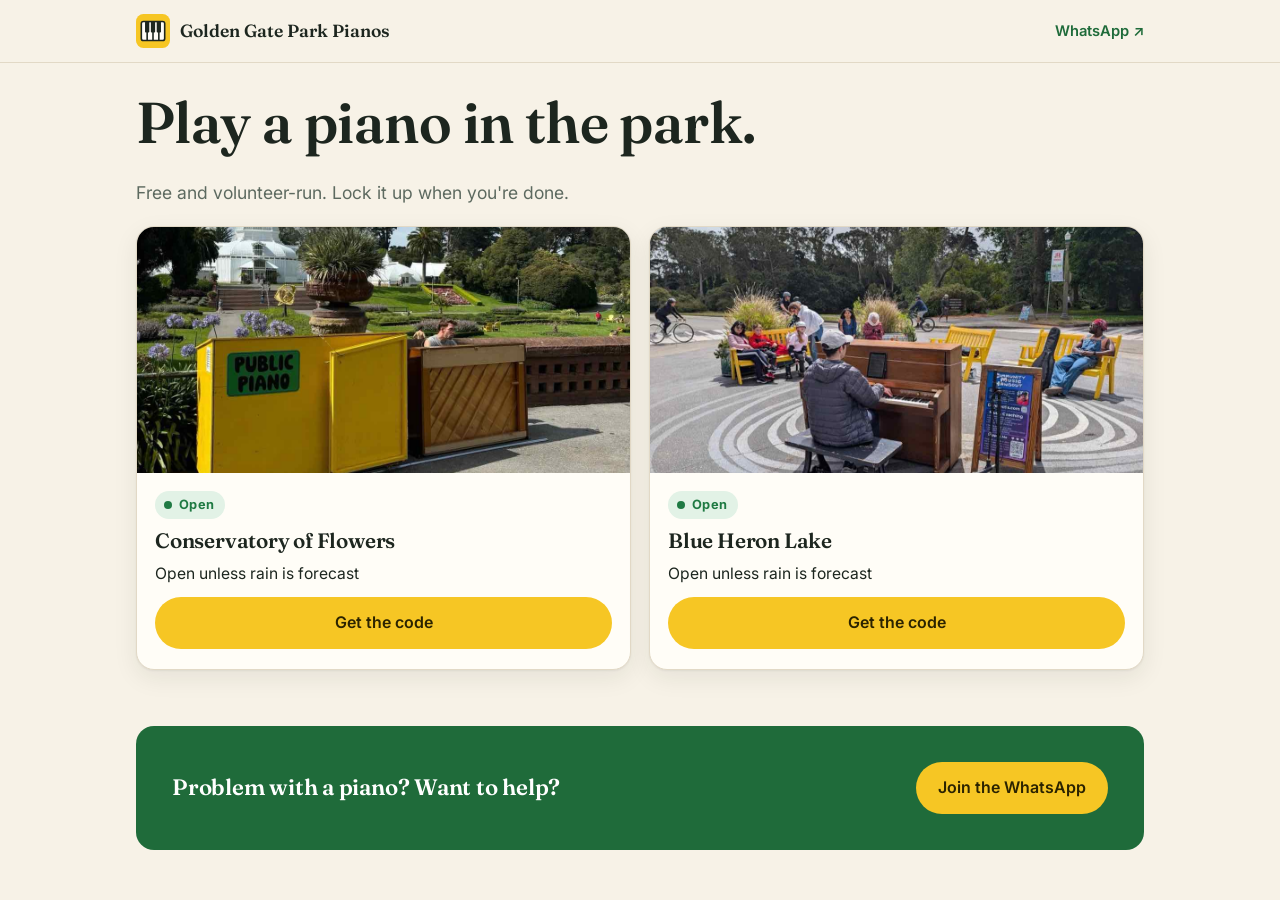
<file: site/index.html>
<!doctype html>
<html lang="en">
<head>
  <meta charset="utf-8">
  <meta name="viewport" content="width=device-width, initial-scale=1">
  <title>Golden Gate Park Pianos</title>
  <meta name="description" content="Two public pianos in Golden Gate Park, free for anyone to play. Check today's status and get the lock code.">
  <meta property="og:title" content="Golden Gate Park Pianos">
  <meta property="og:description" content="Two public pianos in Golden Gate Park, free for anyone to play.">
  <meta property="og:image" content="https://goldengateparkpianos.com/img/conservatory.jpg">
  <meta name="theme-color" content="#f6c624">
  <link rel="icon" href="img/icon.svg" type="image/svg+xml">
  <link rel="preconnect" href="https://fonts.googleapis.com">
  <link rel="preconnect" href="https://fonts.gstatic.com" crossorigin>
  <link href="https://fonts.googleapis.com/css2?family=Fraunces:opsz,wght@9..144,600&family=Inter:wght@400;600;700&display=swap" rel="stylesheet">
  <link rel="stylesheet" href="css/style.css">
</head>
<body data-page="home">

  <header class="site-header">
    <div class="wrap">
      <a class="brand" href="./">
        <img class="brand-mark" src="img/icon.svg" alt="">
        Golden Gate Park Pianos
      </a>
      <a class="header-link" data-whatsapp href="#">WhatsApp ↗</a>
    </div>
  </header>

  <main>
    <section class="section">
      <div class="wrap">
        <h1>Play a piano in the park.</h1>
        <p class="lede">Free and volunteer-run. Lock it up when you're done.</p>
        <div class="pianos" id="piano-list" aria-live="polite">
          <div class="piano skeleton" aria-hidden="true"></div>
          <div class="piano skeleton" aria-hidden="true"></div>
        </div>
      </div>
    </section>

    <section class="section">
      <div class="wrap">
        <div class="band">
          <h2>Problem with a piano? Want to help?</h2>
          <a class="btn btn-primary" data-whatsapp href="#">Join the WhatsApp</a>
        </div>
      </div>
    </section>
  </main>

  <script src="js/config.js"></script>
  <script src="js/app.js"></script>
</body>
</html>
</file>
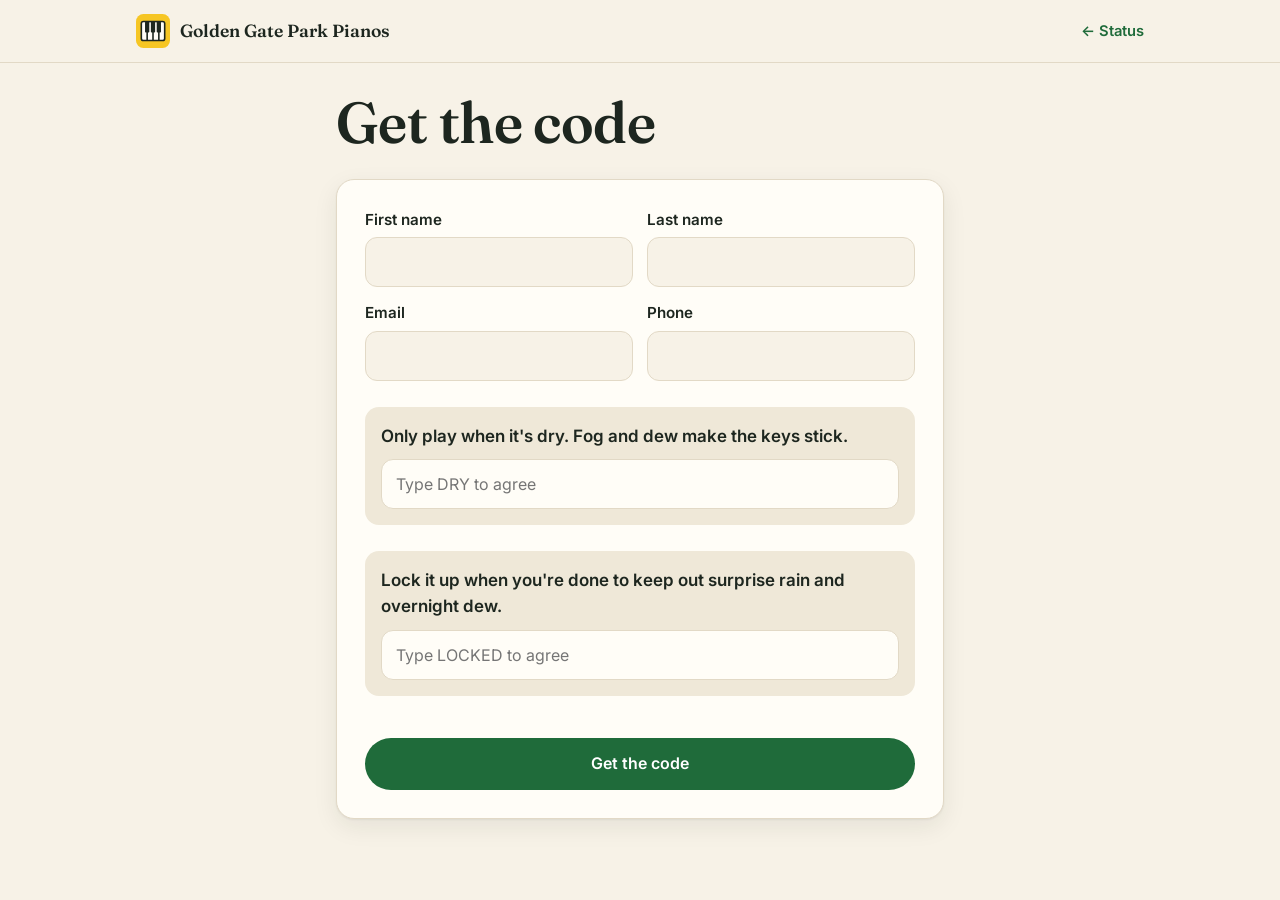
<file: site/access/index.html>
<!doctype html>
<html lang="en">
<head>
  <meta charset="utf-8">
  <meta name="viewport" content="width=device-width, initial-scale=1">
  <title>Get the Lock Code · Golden Gate Park Pianos</title>
  <meta name="description" content="Get the combination for the public piano locks in Golden Gate Park.">
  <meta name="theme-color" content="#f6c624">
  <link rel="icon" href="../img/icon.svg" type="image/svg+xml">
  <link rel="preconnect" href="https://fonts.googleapis.com">
  <link rel="preconnect" href="https://fonts.gstatic.com" crossorigin>
  <link href="https://fonts.googleapis.com/css2?family=Fraunces:opsz,wght@9..144,600&family=Inter:wght@400;600;700&display=swap" rel="stylesheet">
  <link rel="stylesheet" href="../css/style.css">
</head>
<body data-page="access">

  <header class="site-header">
    <div class="wrap">
      <a class="brand" href="../">
        <img class="brand-mark" src="../img/icon.svg" alt="">
        Golden Gate Park Pianos
      </a>
      <a class="header-link" href="../">← Status</a>
    </div>
  </header>

  <main class="section">
    <div class="wrap narrow">
      <h1>Get the code</h1>

      <form class="card form" id="access-form" novalidate>
        <div class="field-grid">
          <div class="field">
            <label for="firstName">First name</label>
            <input class="input" id="firstName" name="firstName" autocomplete="given-name" required>
          </div>
          <div class="field">
            <label for="lastName">Last name</label>
            <input class="input" id="lastName" name="lastName" autocomplete="family-name" required>
          </div>
          <div class="field">
            <label for="email">Email</label>
            <input class="input" id="email" name="email" type="email" autocomplete="email" inputmode="email" required>
          </div>
          <div class="field">
            <label for="phone">Phone</label>
            <input class="input" id="phone" name="phone" type="tel" autocomplete="tel" inputmode="tel" required>
          </div>
        </div>

        <div class="pledge">
          <label class="pledge-promise" for="dry">Only play when it's dry. Fog and dew make the keys stick.</label>
          <input class="input" id="dry" name="dry" placeholder="Type DRY to agree" autocomplete="off" autocapitalize="characters" spellcheck="false" required>
        </div>

        <div class="pledge">
          <label class="pledge-promise" for="locked">Lock it up when you're done to keep out surprise rain and overnight dew.</label>
          <input class="input" id="locked" name="locked" placeholder="Type LOCKED to agree" autocomplete="off" autocapitalize="characters" spellcheck="false" required>
        </div>

        <div class="hp" aria-hidden="true">
          <label for="website">Leave this empty</label>
          <input id="website" name="website" tabindex="-1" autocomplete="off">
        </div>

        <div class="stack">
          <p class="form-error" id="form-error" role="alert"></p>
          <button class="btn btn-green btn-block" type="submit">Get the code</button>
        </div>
      </form>
    </div>
  </main>

  <script src="../js/config.js"></script>
  <script src="../js/app.js"></script>
</body>
</html>
</file>
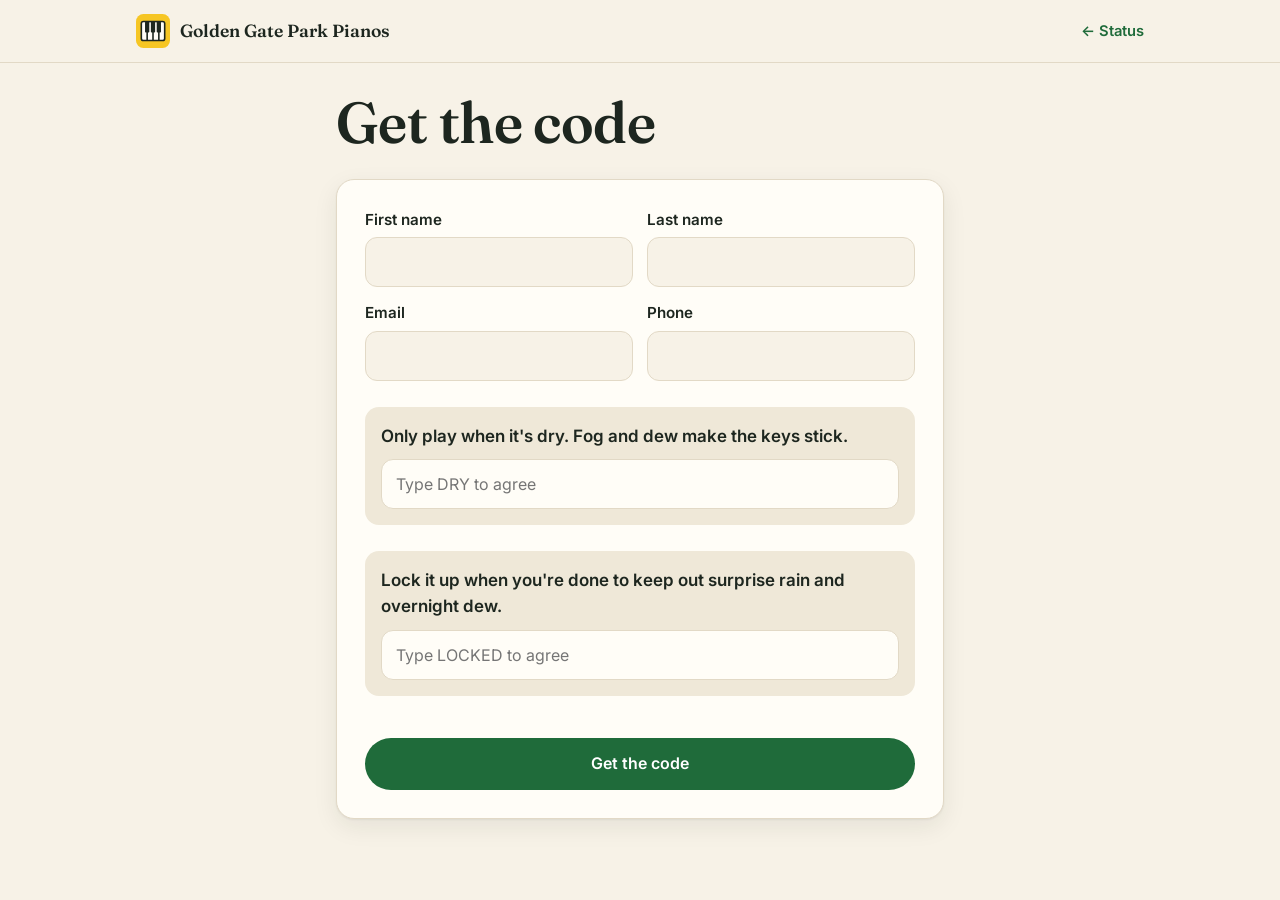
<file: site/code/index.html>
<!doctype html>
<html lang="en">
<head>
  <meta charset="utf-8">
  <meta name="viewport" content="width=device-width, initial-scale=1">
  <title>Your Lock Code · Golden Gate Park Pianos</title>
  <meta name="robots" content="noindex">
  <meta name="theme-color" content="#f6c624">
  <link rel="icon" href="../img/icon.svg" type="image/svg+xml">
  <link rel="preconnect" href="https://fonts.googleapis.com">
  <link rel="preconnect" href="https://fonts.gstatic.com" crossorigin>
  <link href="https://fonts.googleapis.com/css2?family=Fraunces:opsz,wght@9..144,600&family=Inter:wght@400;600;700&display=swap" rel="stylesheet">
  <link rel="stylesheet" href="../css/style.css">
</head>
<body data-page="code">

  <header class="site-header">
    <div class="wrap">
      <a class="brand" href="../">
        <img class="brand-mark" src="../img/icon.svg" alt="">
        Golden Gate Park Pianos
      </a>
      <a class="header-link" href="../">← Status</a>
    </div>
  </header>

  <main>
    <section class="wrap narrow code-hero">
      <h1>Your code</h1>
      <div class="dials" id="dials" role="img"></div>
      <p class="lede">Lock it up when you're done.</p>
      <div class="code-note">
        <span aria-hidden="true">🌧️</span>
        <span>Lock has <strong>numbers</strong>? The piano's closed. Please leave it.</span>
      </div>
    </section>

    <section class="section">
      <div class="wrap narrow thanks">
        <img src="../img/thanks.jpg" alt="Benjamin" loading="lazy">
        <div>
          <p>Hi, I'm Benjamin. The park doesn't run these pianos. It's just me and a few volunteers keeping them playable. Thanks for helping!</p>
          <a class="btn btn-green" data-whatsapp href="#">Join the WhatsApp</a>
        </div>
      </div>
    </section>
  </main>

  <script src="../js/config.js"></script>
  <script src="../js/app.js"></script>
</body>
</html>
</file>
<file: site/css/style.css>
/* Golden Gate Park Pianos
   Palette borrows from the pianos themselves: the yellow enclosures,
   the green "PUBLIC PIANO" sign, and the park around them. */

:root {
  --bg: #f7f2e7;
  --surface: #fffdf7;
  --surface-2: #efe8d8;
  --ink: #1d261f;
  --muted: #5d6a60;
  --line: #e2d9c6;
  --green: #1f6b3a;
  --green-ink: #ffffff;
  --yellow: #f6c624;
  --yellow-ink: #2b2300;
  --open: #1f7a43;
  --open-bg: #e2f2e6;
  --closed: #6c6f6c;
  --closed-bg: #ebe9e3;
  --error: #b3261e;
  --shadow: 0 1px 2px rgba(29, 38, 31, .06), 0 8px 24px rgba(29, 38, 31, .08);
  --radius: 18px;
  --serif: "Fraunces", Georgia, "Times New Roman", serif;
  --sans: "Inter", system-ui, -apple-system, "Segoe UI", Roboto, sans-serif;
  color-scheme: light;
}

@media (prefers-color-scheme: dark) {
  :root {
    --bg: #121713;
    --surface: #1a211c;
    --surface-2: #232b25;
    --ink: #ece7da;
    --muted: #a2ada4;
    --line: #2d3630;
    --green: #6cc28a;
    --green-ink: #0d1a11;
    --yellow: #f6c624;
    --yellow-ink: #2b2300;
    --open: #7fd39c;
    --open-bg: #1d3325;
    --closed: #a5a8a4;
    --closed-bg: #2a2e2b;
    --error: #ff8a80;
    --shadow: 0 1px 2px rgba(0, 0, 0, .3), 0 8px 24px rgba(0, 0, 0, .25);
    color-scheme: dark;
  }
}

*, *::before, *::after { box-sizing: border-box; }

html { -webkit-text-size-adjust: 100%; }

body {
  margin: 0;
  background: var(--bg);
  color: var(--ink);
  font-family: var(--sans);
  font-size: 17px;
  line-height: 1.55;
}

img { max-width: 100%; display: block; }

a { color: var(--green); text-underline-offset: 3px; }

h1, h2, h3 {
  font-family: var(--serif);
  font-weight: 600;
  line-height: 1.12;
  letter-spacing: -0.01em;
  margin: 0 0 .4em;
}

h1 { font-size: clamp(2.2rem, 7vw, 3.6rem); }
h2 { font-size: clamp(1.6rem, 4.5vw, 2.2rem); }
h3 { font-size: 1.3rem; }

p { margin: 0 0 1em; }

.wrap {
  width: 100%;
  max-width: 1040px;
  margin: 0 auto;
  padding: 0 16px;
}

.narrow { max-width: 640px; }

/* ---------- Header ---------- */

.site-header {
  padding: 14px 0;
  border-bottom: 1px solid var(--line);
  background: var(--bg);
}

.site-header .wrap {
  display: flex;
  align-items: center;
  justify-content: space-between;
  gap: 12px;
}

.brand {
  display: inline-flex;
  align-items: center;
  gap: 10px;
  color: var(--ink);
  text-decoration: none;
  font-family: var(--serif);
  font-weight: 600;
  font-size: 1.1rem;
}

.brand-mark {
  width: 34px;
  height: 34px;
  flex: none;
}

.header-link {
  font-size: .92rem;
  font-weight: 600;
  text-decoration: none;
  white-space: nowrap;
}

/* ---------- Buttons ---------- */

.btn {
  display: inline-flex;
  align-items: center;
  justify-content: center;
  gap: 8px;
  min-height: 52px;
  padding: 12px 22px;
  border: 0;
  border-radius: 999px;
  font: 600 1rem/1.2 var(--sans);
  text-decoration: none;
  cursor: pointer;
  transition: transform .08s ease, filter .15s ease, background .15s ease;
}

.btn:active { transform: translateY(1px); }
.btn:focus-visible { outline: 3px solid var(--green); outline-offset: 3px; }

.btn-primary { background: var(--yellow); color: var(--yellow-ink); }
.btn-primary:hover { filter: brightness(1.05); }

.btn-green { background: var(--green); color: var(--green-ink); }
.btn-green:hover { filter: brightness(1.08); }

.btn-ghost {
  background: transparent;
  color: var(--ink);
  border: 1.5px solid var(--line);
}

.btn[disabled], .btn[aria-disabled="true"] {
  background: var(--closed-bg);
  color: var(--closed);
  cursor: not-allowed;
  filter: none;
  transform: none;
}

.btn-block { width: 100%; }

.lede { font-size: 1.1rem; color: var(--muted); margin-bottom: 20px; }

/* ---------- Sections ---------- */

.section { padding: 28px 0; }
.section-head { margin-bottom: 20px; }
.section-head p { color: var(--muted); margin: 0; }

/* ---------- Piano cards ---------- */

.pianos {
  display: grid;
  gap: 18px;
}

@media (min-width: 720px) {
  .pianos { grid-template-columns: 1fr 1fr; }
}

.piano {
  display: flex;
  flex-direction: column;
  background: var(--surface);
  border: 1px solid var(--line);
  border-radius: var(--radius);
  overflow: hidden;
  box-shadow: var(--shadow);
}

.piano-photo {
  aspect-ratio: 2 / 1;
  background: var(--surface-2);
  overflow: hidden;
}

.piano-photo img { width: 100%; height: 100%; object-fit: cover; transition: filter .2s; }

.piano-body {
  display: flex;
  flex-direction: column;
  gap: 10px;
  padding: 18px 18px 20px;
  flex: 1;
}

.piano-body h3 { margin: 0; }

.piano-status { margin: 0; font-size: .98rem; }

.piano .btn { margin-top: auto; }

.piano.is-closed .piano-photo img { filter: grayscale(1) brightness(.92); }
.piano.is-closed { background: var(--surface-2); box-shadow: none; }

.pill {
  display: inline-flex;
  align-items: center;
  gap: 7px;
  align-self: flex-start;
  padding: 4px 11px 4px 9px;
  border-radius: 999px;
  font-size: .8rem;
  font-weight: 700;
  letter-spacing: .02em;
}

.pill::before {
  content: "";
  width: 8px;
  height: 8px;
  border-radius: 50%;
  background: currentColor;
}

.pill-open { background: var(--open-bg); color: var(--open); }
.pill-closed { background: var(--closed-bg); color: var(--closed); }

.skeleton {
  min-height: 320px;
  background: linear-gradient(100deg, var(--surface) 30%, var(--surface-2) 50%, var(--surface) 70%);
  background-size: 300% 100%;
  animation: shimmer 1.4s infinite linear;
}

@keyframes shimmer { to { background-position: -150% 0; } }

@media (prefers-reduced-motion: reduce) {
  .skeleton { animation: none; }
}

/* ---------- Community band ---------- */

.band {
  background: var(--green);
  color: var(--green-ink);
  border-radius: var(--radius);
  padding: 28px 22px;
  display: grid;
  gap: 16px;
  align-items: center;
}

.band h2 { color: inherit; margin: 0; font-size: 1.4rem; }
.band .btn { justify-self: start; }

@media (min-width: 720px) {
  .band { grid-template-columns: 1fr auto; padding: 36px; }
}

/* ---------- Footer ---------- */

.site-footer {
  padding: 32px 0 48px;
  color: var(--muted);
  font-size: .9rem;
}

/* ---------- Form ---------- */

.card {
  background: var(--surface);
  border: 1px solid var(--line);
  border-radius: var(--radius);
  padding: 22px 18px;
  box-shadow: var(--shadow);
}

@media (min-width: 600px) { .card { padding: 28px; } }

.form { display: grid; gap: 26px; }

fieldset { border: 0; margin: 0; padding: 0; min-width: 0; }

legend {
  font-family: var(--serif);
  font-weight: 600;
  font-size: 1.25rem;
  margin-bottom: 12px;
  padding: 0;
}

.field-grid { display: grid; gap: 14px; }

@media (min-width: 560px) {
  .field-grid { grid-template-columns: 1fr 1fr; }
}

.field { display: grid; gap: 6px; }

.field label { font-weight: 600; font-size: .95rem; }

.input {
  width: 100%;
  min-height: 50px;
  padding: 12px 14px;
  border: 1.5px solid var(--line);
  border-radius: 12px;
  background: var(--bg);
  color: var(--ink);
  font: 400 1rem var(--sans);
  transition: border-color .15s, box-shadow .15s;
}

.input:focus {
  outline: none;
  border-color: var(--green);
  box-shadow: 0 0 0 3px color-mix(in srgb, var(--green) 25%, transparent);
}

.input.is-valid { border-color: var(--open); }
.input.is-invalid { border-color: var(--error); }

.choice-list { display: grid; gap: 10px; }

.choice {
  position: relative;
  display: flex;
  align-items: center;
  gap: 14px;
  padding: 12px;
  border: 1.5px solid var(--line);
  border-radius: 14px;
  background: var(--bg);
  cursor: pointer;
  transition: border-color .15s, background .15s;
}

.choice input { position: absolute; opacity: 0; pointer-events: none; }

.choice img {
  width: 64px;
  height: 64px;
  border-radius: 10px;
  object-fit: cover;
  flex: none;
}

.choice-text { display: grid; gap: 2px; min-width: 0; }
.choice-text strong { font-size: 1rem; }
.choice-text span { color: var(--muted); font-size: .88rem; }

.choice::after {
  content: "";
  margin-left: auto;
  width: 22px;
  height: 22px;
  flex: none;
  border-radius: 50%;
  border: 2px solid var(--line);
}

.choice:has(input:checked) {
  border-color: var(--green);
  background: color-mix(in srgb, var(--green) 7%, var(--bg));
}

.choice:has(input:checked)::after {
  border-color: var(--green);
  background: radial-gradient(circle, var(--green) 45%, transparent 50%);
}

.choice:has(input:focus-visible) { outline: 3px solid var(--green); outline-offset: 2px; }

.choice:has(input:disabled) { cursor: not-allowed; opacity: .6; }
.choice:has(input:disabled) img { filter: grayscale(1); }

.pledge {
  display: grid;
  gap: 10px;
  padding: 16px;
  border-radius: 14px;
  background: var(--surface-2);
}

.pledge-promise { font-weight: 600; }

.pledge .input {
  font-weight: 700;
  letter-spacing: .12em;
  text-transform: uppercase;
  background: var(--surface);
}

.pledge .input::placeholder { letter-spacing: normal; text-transform: none; font-weight: 400; }

.form-error {
  color: var(--error);
  font-weight: 600;
  margin: 0;
}

.form-error:empty { display: none; }

.hp { position: absolute; left: -9999px; width: 1px; height: 1px; overflow: hidden; }

/* ---------- Code page ---------- */

.code-hero { text-align: center; padding-top: 36px; padding-bottom: 12px; }

.dials {
  display: inline-flex;
  gap: 8px;
  padding: 16px 18px;
  margin: 18px 0 8px;
  border-radius: 22px;
  background: var(--yellow);
  box-shadow: inset 0 -6px 0 rgba(0, 0, 0, .12), var(--shadow);
}

.dial {
  display: grid;
  place-items: center;
  width: clamp(52px, 17vw, 76px);
  height: clamp(68px, 22vw, 96px);
  border-radius: 10px;
  background: linear-gradient(#fdfdfb, #dcdcd6 48%, #f5f5f1 52%, #d6d6cf);
  color: #1b1b1b;
  font: 700 clamp(2rem, 9vw, 3rem)/1 var(--sans);
  box-shadow: inset 0 2px 4px rgba(0, 0, 0, .25);
}

.code-note {
  display: flex;
  gap: 12px;
  align-items: flex-start;
  text-align: left;
  padding: 14px 16px;
  border-radius: 14px;
  background: var(--surface-2);
  font-size: .95rem;
}

.thanks {
  display: grid;
  grid-template-columns: 96px 1fr;
  gap: 18px;
  align-items: center;
}

.thanks img {
  width: 96px;
  aspect-ratio: 1;
  object-fit: cover;
  object-position: center 30%;
  border-radius: 50%;
}

.thanks p { margin-bottom: 12px; }


.center { text-align: center; }
.stack > * + * { margin-top: 16px; }
</file>
